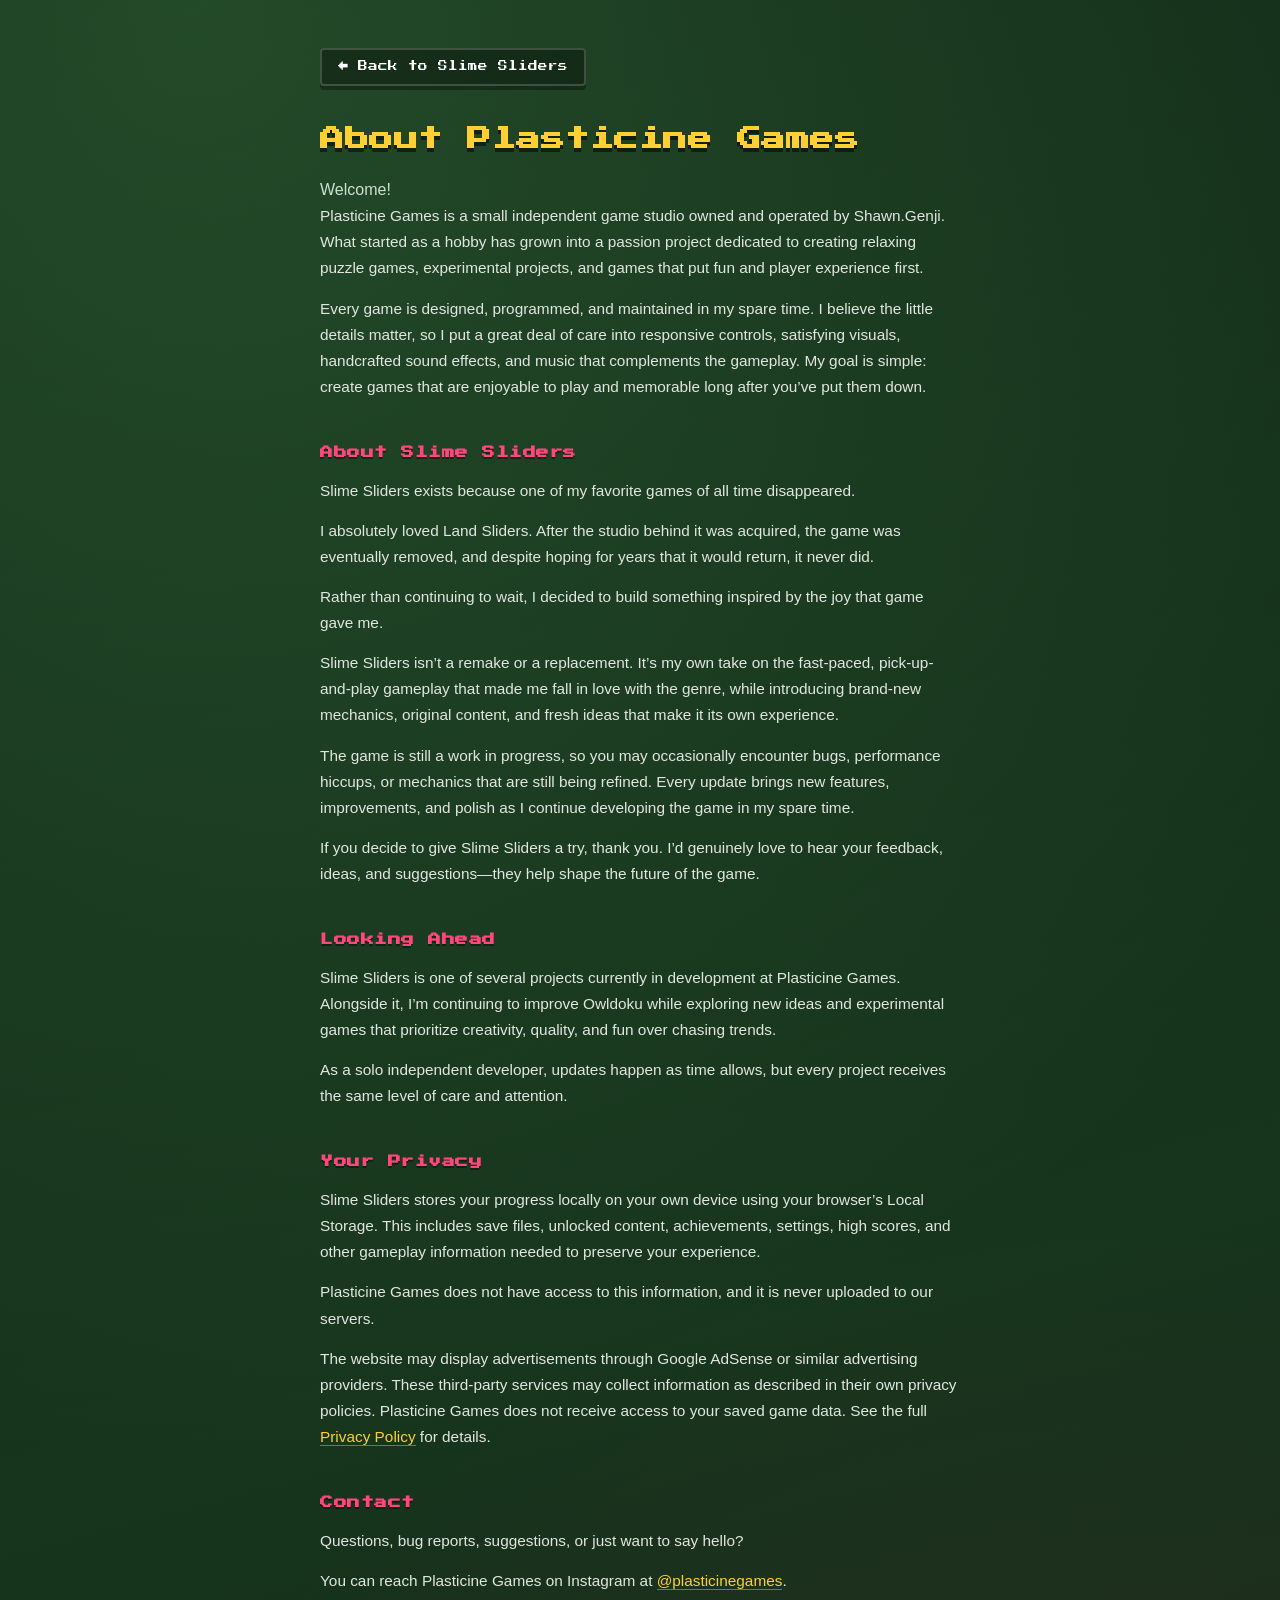
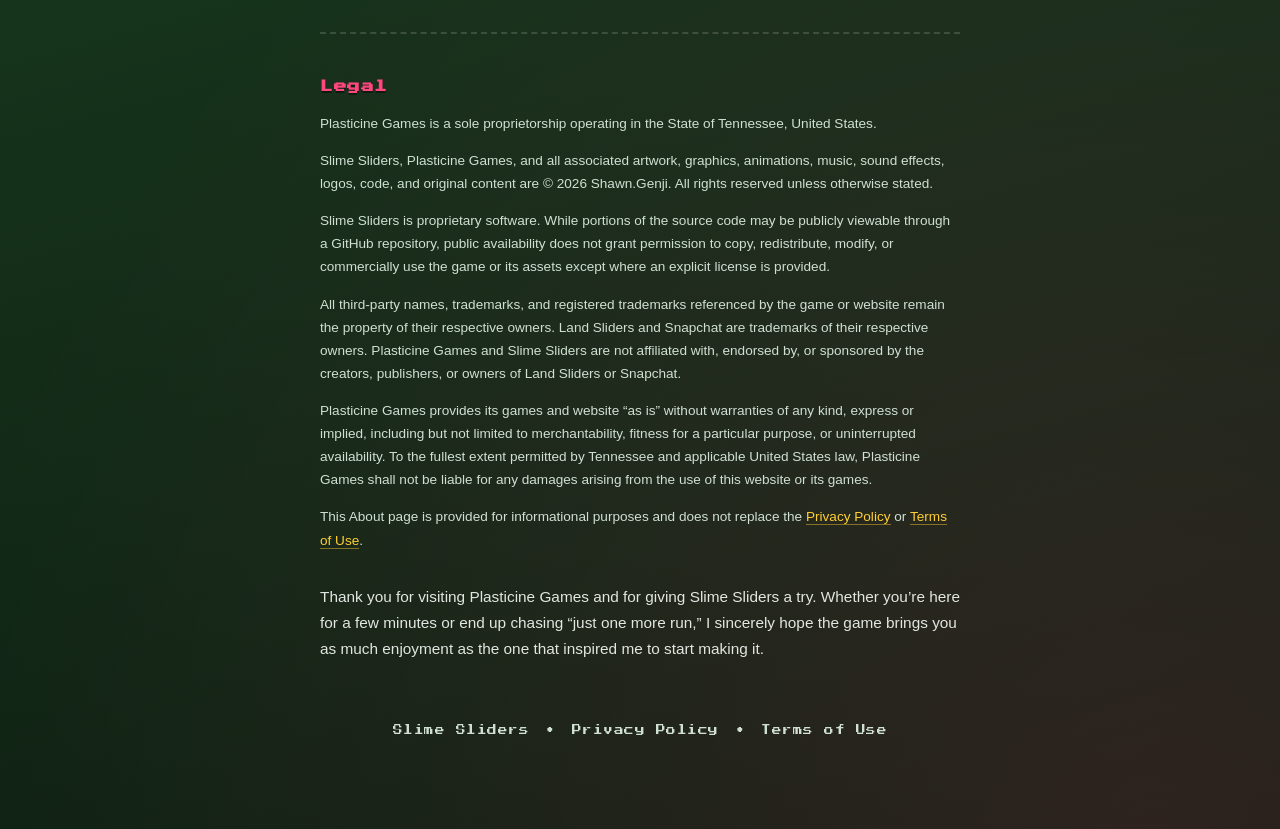
<file: about.html>
<!DOCTYPE html>
<html lang="en">
<head>
<meta charset="UTF-8">
<meta name="viewport" content="width=device-width, initial-scale=1.0">
<title>About Us — Slime Sliders</title>
<link rel="apple-touch-icon" href="apple-touch-icon.png">
<link rel="preconnect" href="https://fonts.googleapis.com">
<link href="https://fonts.googleapis.com/css2?family=Press+Start+2P&display=swap" rel="stylesheet">
<style>
  :root{
    --ink:#fff; --ink-dim:#cfe0d2;
    --accent-gold:#ffcf33; --accent-pink:#ff477e; --accent-purple:#c58fe0;
  }
  *{ box-sizing:border-box; }
  body{
    margin:0; min-height:100vh;
    background:
      radial-gradient(circle at 15% 0%, rgba(108,206,117,0.22), transparent 55%),
      radial-gradient(circle at 90% 100%, rgba(255,71,126,0.14), transparent 45%),
      linear-gradient(165deg, #0f2414 0%, #17351d 55%, #0b1c0f 100%);
    color:var(--ink);
    font-family:'Segoe UI', Tahoma, Geneva, Verdana, sans-serif;
    line-height:1.7;
    padding:48px 18px 90px;
  }
  .page{ max-width:640px; margin:0 auto; }
  .back-link{
    display:inline-flex; align-items:center; gap:8px;
    font-family:'Press Start 2P', sans-serif;
    color:#fff; text-decoration:none; font-size:0.6rem; line-height:1;
    background:rgba(0,0,0,0.35); border:2px solid rgba(255,255,255,0.18);
    padding:12px 16px; border-radius:4px; margin-bottom:34px;
    box-shadow:0 4px 0 rgba(0,0,0,0.35);
    transition:transform 0.12s ease;
  }
  .back-link:hover, .back-link:focus-visible{ transform:translateY(-2px); }
  h1{
    font-family:'Press Start 2P', sans-serif;
    color:var(--accent-gold);
    font-size:clamp(1.05rem, 4.2vw, 1.5rem);
    text-shadow:0 4px 0 rgba(0,0,0,0.5);
    letter-spacing:0.5px; line-height:1.6;
    margin:0 0 10px;
  }
  .updated{
    font-family:'Press Start 2P', sans-serif;
    color:var(--ink-dim); font-size:0.55rem; letter-spacing:0.5px;
    margin-bottom:28px; opacity:0.85;
  }
  .lede{ color:var(--ink-dim); font-size:1rem; margin:18px 0 0; }
  h2{
    font-family:'Press Start 2P', sans-serif;
    color:var(--accent-pink);
    font-size:0.8rem; letter-spacing:0.5px;
    text-shadow:0 2px 0 rgba(0,0,0,0.4);
    margin:42px 0 14px;
  }
  p{ color:#e2e6e0; font-size:0.96rem; margin:0 0 14px; }
  ul{ margin:0 0 14px; padding-left:22px; }
  li{ margin-bottom:7px; font-size:0.94rem; color:#e2e6e0; }
  a{ color:var(--accent-gold); text-decoration:none; border-bottom:1px solid rgba(255,207,51,0.45); }
  a:hover, a:focus-visible{ border-color:var(--accent-gold); }
  hr{ border:none; border-top:2px dashed rgba(255,255,255,0.15); margin:38px 0; }
  .legal p{ color:var(--ink-dim); font-size:0.85rem; }
  footer{
    margin-top:60px; text-align:center; font-size:0.6rem; color:var(--ink-dim);
    font-family:'Press Start 2P', sans-serif;
    display:flex; gap:16px; justify-content:center; flex-wrap:wrap; letter-spacing:0.5px;
  }
  footer a{ color:var(--ink-dim); border-bottom:1px solid transparent; }
  footer a:hover, footer a:focus-visible{ color:var(--accent-gold); border-color:var(--accent-gold); }
</style>
</head>
<body>
<div class="page">
  <a class="back-link" href="index.html">&larr; Back to Slime Sliders</a>

  <h1>About Plasticine Games</h1>
  <p class="lede">Welcome!</p>

  <p>Plasticine Games is a small independent game studio owned and operated by Shawn.Genji. What started as a hobby has grown into a passion project dedicated to creating relaxing puzzle games, experimental projects, and games that put fun and player experience first.</p>
  <p>Every game is designed, programmed, and maintained in my spare time. I believe the little details matter, so I put a great deal of care into responsive controls, satisfying visuals, handcrafted sound effects, and music that complements the gameplay. My goal is simple: create games that are enjoyable to play and memorable long after you&rsquo;ve put them down.</p>

  <h2>About Slime Sliders</h2>
  <p>Slime Sliders exists because one of my favorite games of all time disappeared.</p>
  <p>I absolutely loved Land Sliders. After the studio behind it was acquired, the game was eventually removed, and despite hoping for years that it would return, it never did.</p>
  <p>Rather than continuing to wait, I decided to build something inspired by the joy that game gave me.</p>
  <p>Slime Sliders isn&rsquo;t a remake or a replacement. It&rsquo;s my own take on the fast-paced, pick-up-and-play gameplay that made me fall in love with the genre, while introducing brand-new mechanics, original content, and fresh ideas that make it its own experience.</p>
  <p>The game is still a work in progress, so you may occasionally encounter bugs, performance hiccups, or mechanics that are still being refined. Every update brings new features, improvements, and polish as I continue developing the game in my spare time.</p>
  <p>If you decide to give Slime Sliders a try, thank you. I&rsquo;d genuinely love to hear your feedback, ideas, and suggestions&mdash;they help shape the future of the game.</p>

  <h2>Looking Ahead</h2>
  <p>Slime Sliders is one of several projects currently in development at Plasticine Games. Alongside it, I&rsquo;m continuing to improve Owldoku while exploring new ideas and experimental games that prioritize creativity, quality, and fun over chasing trends.</p>
  <p>As a solo independent developer, updates happen as time allows, but every project receives the same level of care and attention.</p>

  <h2>Your Privacy</h2>
  <p>Slime Sliders stores your progress locally on your own device using your browser&rsquo;s Local Storage. This includes save files, unlocked content, achievements, settings, high scores, and other gameplay information needed to preserve your experience.</p>
  <p>Plasticine Games does not have access to this information, and it is never uploaded to our servers.</p>
  <p>The website may display advertisements through Google AdSense or similar advertising providers. These third-party services may collect information as described in their own privacy policies. Plasticine Games does not receive access to your saved game data. See the full <a href="privacy.html">Privacy Policy</a> for details.</p>

  <h2>Contact</h2>
  <p>Questions, bug reports, suggestions, or just want to say hello?</p>
  <p>You can reach Plasticine Games on Instagram at <a href="https://www.instagram.com/plasticinegames" target="_blank" rel="noopener">@plasticinegames</a>.</p>

  <hr>

  <h2>Legal</h2>
  <div class="legal">
    <p>Plasticine Games is a sole proprietorship operating in the State of Tennessee, United States.</p>
    <p>Slime Sliders, Plasticine Games, and all associated artwork, graphics, animations, music, sound effects, logos, code, and original content are &copy; 2026 Shawn.Genji. All rights reserved unless otherwise stated.</p>
    <p>Slime Sliders is proprietary software. While portions of the source code may be publicly viewable through a GitHub repository, public availability does not grant permission to copy, redistribute, modify, or commercially use the game or its assets except where an explicit license is provided.</p>
    <p>All third-party names, trademarks, and registered trademarks referenced by the game or website remain the property of their respective owners. Land Sliders and Snapchat are trademarks of their respective owners. Plasticine Games and Slime Sliders are not affiliated with, endorsed by, or sponsored by the creators, publishers, or owners of Land Sliders or Snapchat.</p>
    <p>Plasticine Games provides its games and website &ldquo;as is&rdquo; without warranties of any kind, express or implied, including but not limited to merchantability, fitness for a particular purpose, or uninterrupted availability. To the fullest extent permitted by Tennessee and applicable United States law, Plasticine Games shall not be liable for any damages arising from the use of this website or its games.</p>
    <p>This About page is provided for informational purposes and does not replace the <a href="privacy.html">Privacy Policy</a> or <a href="terms.html">Terms of Use</a>.</p>
  </div>

  <p style="margin-top:32px;">Thank you for visiting Plasticine Games and for giving Slime Sliders a try. Whether you&rsquo;re here for a few minutes or end up chasing &ldquo;just one more run,&rdquo; I sincerely hope the game brings you as much enjoyment as the one that inspired me to start making it.</p>

  <footer>
    <a href="index.html">Slime Sliders</a> &bull; <a href="privacy.html">Privacy Policy</a> &bull; <a href="terms.html">Terms of Use</a>
  </footer>
</div>
</body>
</html>
</file>
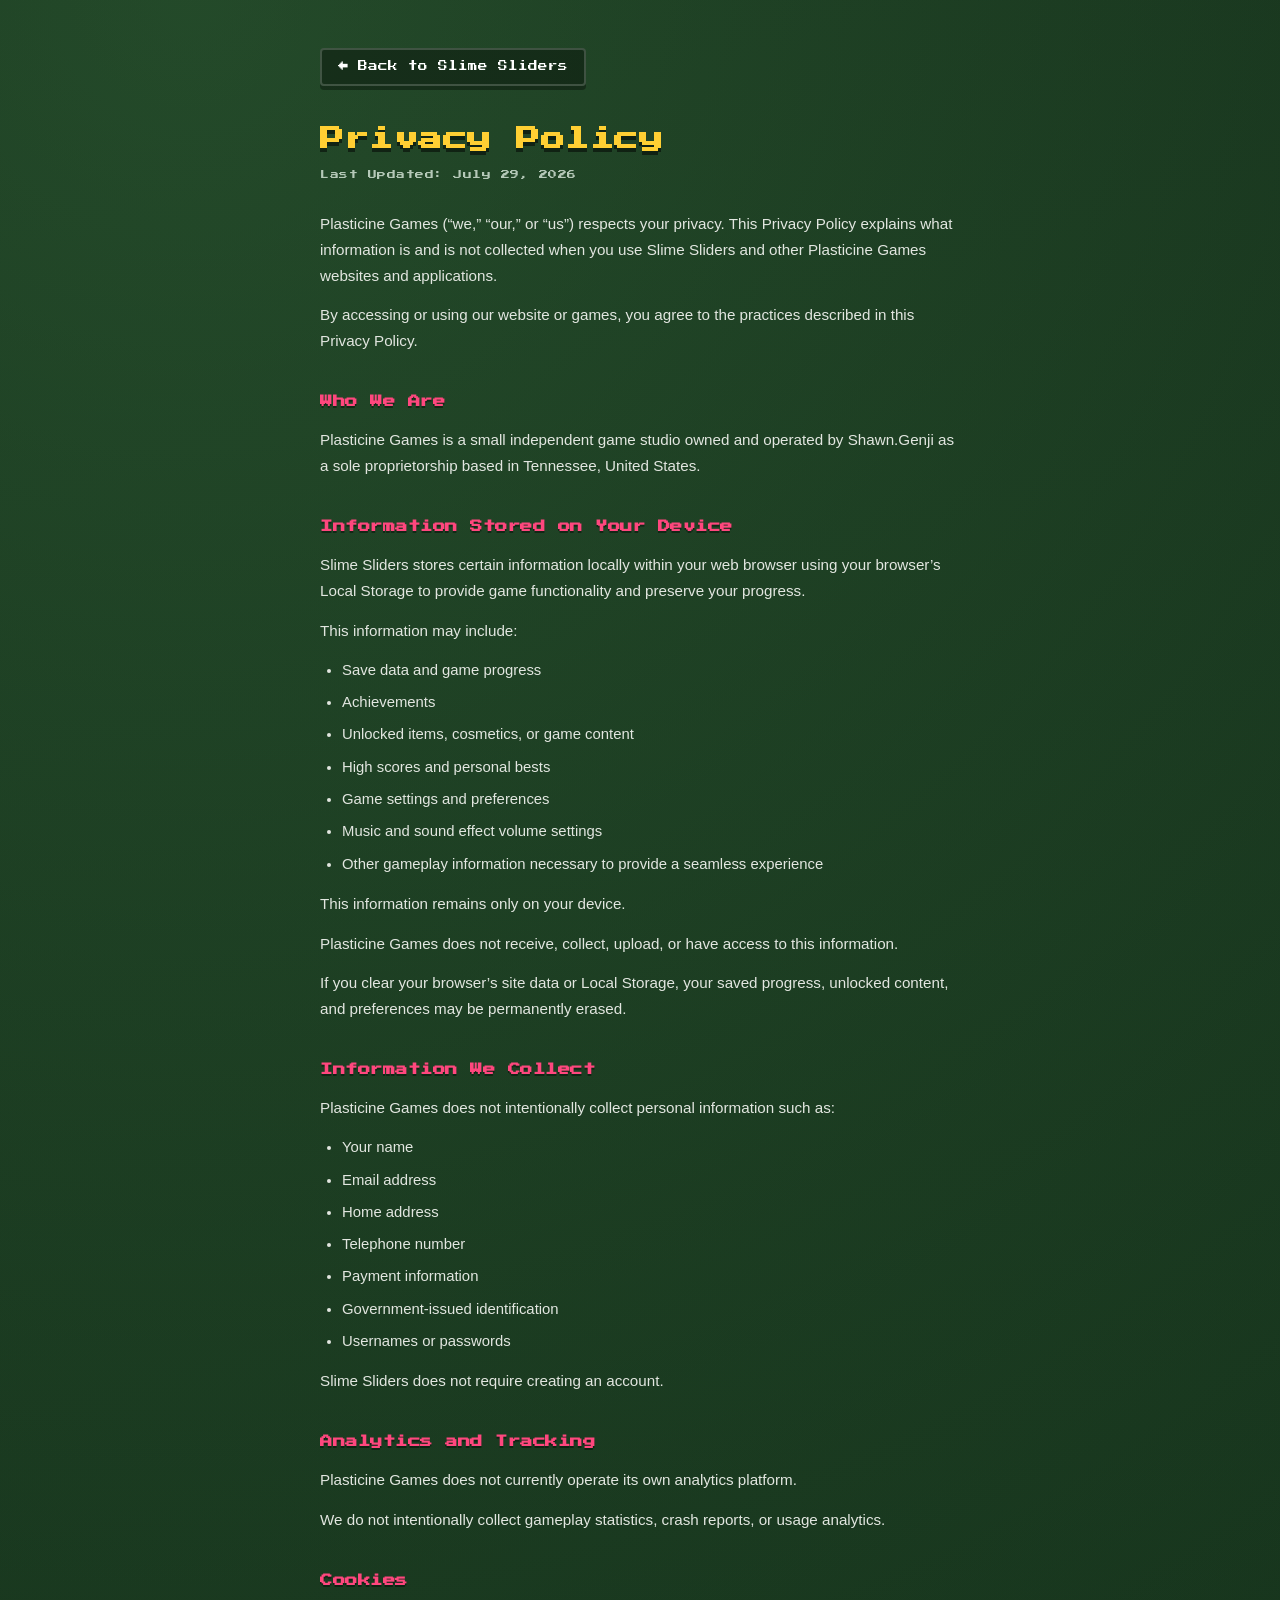
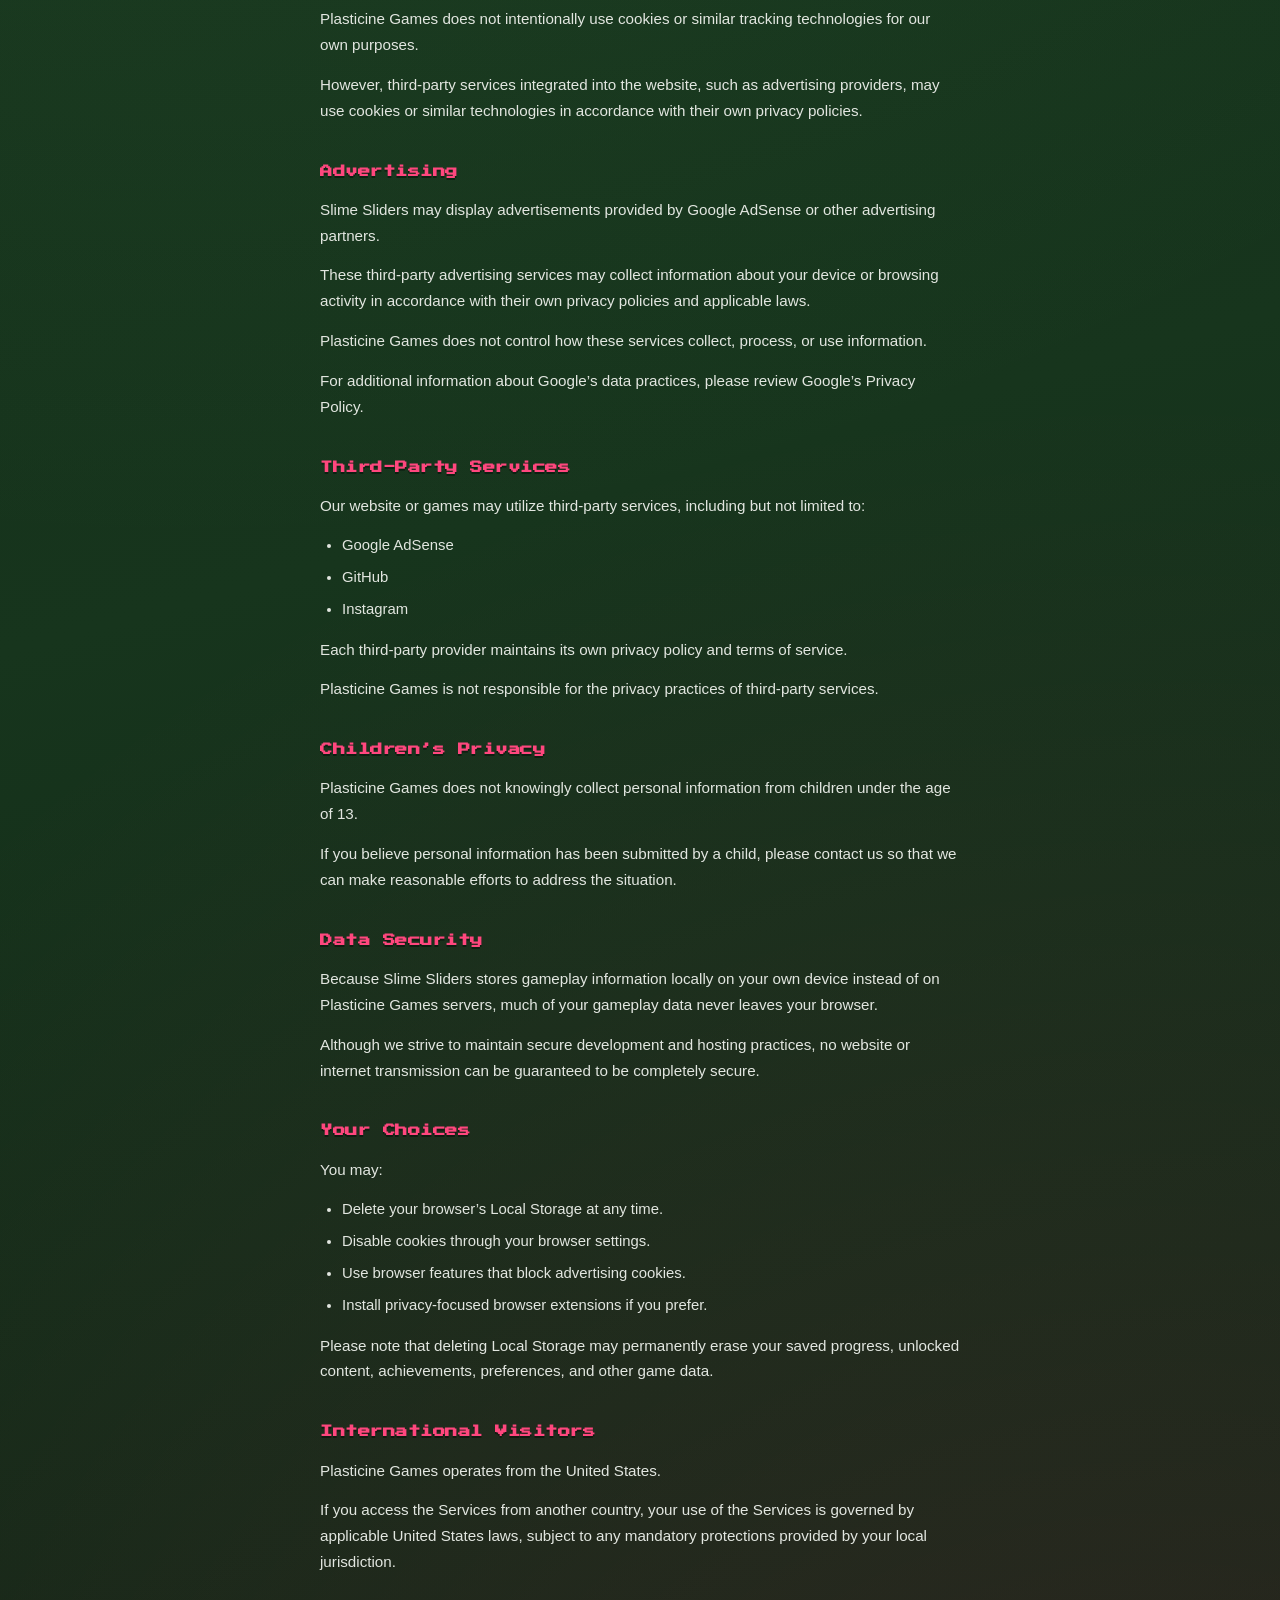
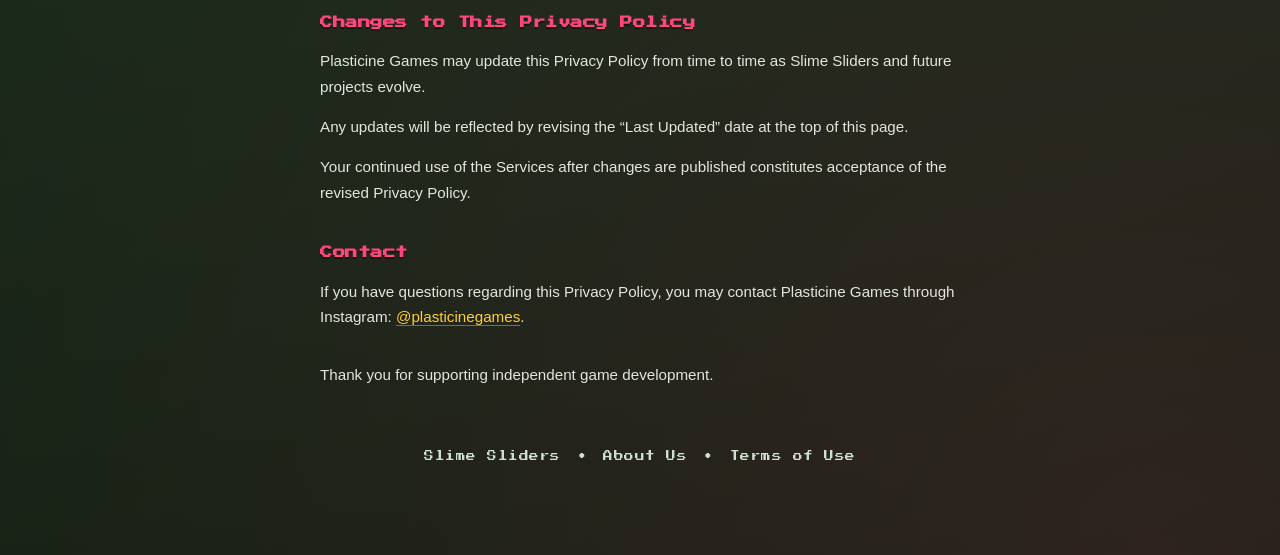
<file: privacy.html>
<!DOCTYPE html>
<html lang="en">
<head>
<meta charset="UTF-8">
<meta name="viewport" content="width=device-width, initial-scale=1.0">
<title>Privacy Policy — Slime Sliders</title>
<link rel="apple-touch-icon" href="apple-touch-icon.png">
<link rel="preconnect" href="https://fonts.googleapis.com">
<link href="https://fonts.googleapis.com/css2?family=Press+Start+2P&display=swap" rel="stylesheet">
<style>
  :root{
    --ink:#fff; --ink-dim:#cfe0d2;
    --accent-gold:#ffcf33; --accent-pink:#ff477e; --accent-purple:#c58fe0;
  }
  *{ box-sizing:border-box; }
  body{
    margin:0; min-height:100vh;
    background:
      radial-gradient(circle at 15% 0%, rgba(108,206,117,0.22), transparent 55%),
      radial-gradient(circle at 90% 100%, rgba(255,71,126,0.14), transparent 45%),
      linear-gradient(165deg, #0f2414 0%, #17351d 55%, #0b1c0f 100%);
    color:var(--ink);
    font-family:'Segoe UI', Tahoma, Geneva, Verdana, sans-serif;
    line-height:1.7;
    padding:48px 18px 90px;
  }
  .page{ max-width:640px; margin:0 auto; }
  .back-link{
    display:inline-flex; align-items:center; gap:8px;
    font-family:'Press Start 2P', sans-serif;
    color:#fff; text-decoration:none; font-size:0.6rem; line-height:1;
    background:rgba(0,0,0,0.35); border:2px solid rgba(255,255,255,0.18);
    padding:12px 16px; border-radius:4px; margin-bottom:34px;
    box-shadow:0 4px 0 rgba(0,0,0,0.35);
    transition:transform 0.12s ease;
  }
  .back-link:hover, .back-link:focus-visible{ transform:translateY(-2px); }
  h1{
    font-family:'Press Start 2P', sans-serif;
    color:var(--accent-gold);
    font-size:clamp(1.05rem, 4.2vw, 1.5rem);
    text-shadow:0 4px 0 rgba(0,0,0,0.5);
    letter-spacing:0.5px; line-height:1.6;
    margin:0 0 10px;
  }
  .updated{
    font-family:'Press Start 2P', sans-serif;
    color:var(--ink-dim); font-size:0.55rem; letter-spacing:0.5px;
    margin-bottom:28px; opacity:0.85;
  }
  h2{
    font-family:'Press Start 2P', sans-serif;
    color:var(--accent-pink);
    font-size:0.78rem; letter-spacing:0.5px;
    text-shadow:0 2px 0 rgba(0,0,0,0.4);
    margin:38px 0 14px;
  }
  p{ color:#e2e6e0; font-size:0.95rem; margin:0 0 14px; }
  ul{ margin:0 0 14px; padding-left:22px; }
  li{ margin-bottom:7px; font-size:0.93rem; color:#e2e6e0; }
  a{ color:var(--accent-gold); text-decoration:none; border-bottom:1px solid rgba(255,207,51,0.45); }
  a:hover, a:focus-visible{ border-color:var(--accent-gold); }
  hr{ border:none; border-top:2px dashed rgba(255,255,255,0.15); margin:34px 0; }
  footer{
    margin-top:60px; text-align:center; font-size:0.6rem; color:var(--ink-dim);
    font-family:'Press Start 2P', sans-serif;
    display:flex; gap:16px; justify-content:center; flex-wrap:wrap; letter-spacing:0.5px;
  }
  footer a{ color:var(--ink-dim); border-bottom:1px solid transparent; }
  footer a:hover, footer a:focus-visible{ color:var(--accent-gold); border-color:var(--accent-gold); }
</style>
</head>
<body>
<div class="page">
  <a class="back-link" href="index.html">&larr; Back to Slime Sliders</a>

  <h1>Privacy Policy</h1>
  <div class="updated">Last Updated: July 29, 2026</div>

  <p>Plasticine Games (&ldquo;we,&rdquo; &ldquo;our,&rdquo; or &ldquo;us&rdquo;) respects your privacy. This Privacy Policy explains what information is and is not collected when you use Slime Sliders and other Plasticine Games websites and applications.</p>
  <p>By accessing or using our website or games, you agree to the practices described in this Privacy Policy.</p>

  <h2>Who We Are</h2>
  <p>Plasticine Games is a small independent game studio owned and operated by Shawn.Genji as a sole proprietorship based in Tennessee, United States.</p>

  <h2>Information Stored on Your Device</h2>
  <p>Slime Sliders stores certain information locally within your web browser using your browser&rsquo;s Local Storage to provide game functionality and preserve your progress.</p>
  <p>This information may include:</p>
  <ul>
    <li>Save data and game progress</li>
    <li>Achievements</li>
    <li>Unlocked items, cosmetics, or game content</li>
    <li>High scores and personal bests</li>
    <li>Game settings and preferences</li>
    <li>Music and sound effect volume settings</li>
    <li>Other gameplay information necessary to provide a seamless experience</li>
  </ul>
  <p>This information remains only on your device.</p>
  <p>Plasticine Games does not receive, collect, upload, or have access to this information.</p>
  <p>If you clear your browser&rsquo;s site data or Local Storage, your saved progress, unlocked content, and preferences may be permanently erased.</p>

  <h2>Information We Collect</h2>
  <p>Plasticine Games does not intentionally collect personal information such as:</p>
  <ul>
    <li>Your name</li>
    <li>Email address</li>
    <li>Home address</li>
    <li>Telephone number</li>
    <li>Payment information</li>
    <li>Government-issued identification</li>
    <li>Usernames or passwords</li>
  </ul>
  <p>Slime Sliders does not require creating an account.</p>

  <h2>Analytics and Tracking</h2>
  <p>Plasticine Games does not currently operate its own analytics platform.</p>
  <p>We do not intentionally collect gameplay statistics, crash reports, or usage analytics.</p>

  <h2>Cookies</h2>
  <p>Plasticine Games does not intentionally use cookies or similar tracking technologies for our own purposes.</p>
  <p>However, third-party services integrated into the website, such as advertising providers, may use cookies or similar technologies in accordance with their own privacy policies.</p>

  <h2>Advertising</h2>
  <p>Slime Sliders may display advertisements provided by Google AdSense or other advertising partners.</p>
  <p>These third-party advertising services may collect information about your device or browsing activity in accordance with their own privacy policies and applicable laws.</p>
  <p>Plasticine Games does not control how these services collect, process, or use information.</p>
  <p>For additional information about Google&rsquo;s data practices, please review Google&rsquo;s Privacy Policy.</p>

  <h2>Third-Party Services</h2>
  <p>Our website or games may utilize third-party services, including but not limited to:</p>
  <ul>
    <li>Google AdSense</li>
    <li>GitHub</li>
    <li>Instagram</li>
  </ul>
  <p>Each third-party provider maintains its own privacy policy and terms of service.</p>
  <p>Plasticine Games is not responsible for the privacy practices of third-party services.</p>

  <h2>Children&rsquo;s Privacy</h2>
  <p>Plasticine Games does not knowingly collect personal information from children under the age of 13.</p>
  <p>If you believe personal information has been submitted by a child, please contact us so that we can make reasonable efforts to address the situation.</p>

  <h2>Data Security</h2>
  <p>Because Slime Sliders stores gameplay information locally on your own device instead of on Plasticine Games servers, much of your gameplay data never leaves your browser.</p>
  <p>Although we strive to maintain secure development and hosting practices, no website or internet transmission can be guaranteed to be completely secure.</p>

  <h2>Your Choices</h2>
  <p>You may:</p>
  <ul>
    <li>Delete your browser&rsquo;s Local Storage at any time.</li>
    <li>Disable cookies through your browser settings.</li>
    <li>Use browser features that block advertising cookies.</li>
    <li>Install privacy-focused browser extensions if you prefer.</li>
  </ul>
  <p>Please note that deleting Local Storage may permanently erase your saved progress, unlocked content, achievements, preferences, and other game data.</p>

  <h2>International Visitors</h2>
  <p>Plasticine Games operates from the United States.</p>
  <p>If you access the Services from another country, your use of the Services is governed by applicable United States laws, subject to any mandatory protections provided by your local jurisdiction.</p>

  <h2>Changes to This Privacy Policy</h2>
  <p>Plasticine Games may update this Privacy Policy from time to time as Slime Sliders and future projects evolve.</p>
  <p>Any updates will be reflected by revising the &ldquo;Last Updated&rdquo; date at the top of this page.</p>
  <p>Your continued use of the Services after changes are published constitutes acceptance of the revised Privacy Policy.</p>

  <h2>Contact</h2>
  <p>If you have questions regarding this Privacy Policy, you may contact Plasticine Games through Instagram: <a href="https://www.instagram.com/plasticinegames" target="_blank" rel="noopener">@plasticinegames</a>.</p>

  <p style="margin-top:32px;">Thank you for supporting independent game development.</p>

  <footer>
    <a href="index.html">Slime Sliders</a> &bull; <a href="about.html">About Us</a> &bull; <a href="terms.html">Terms of Use</a>
  </footer>
</div>
</body>
</html>
</file>
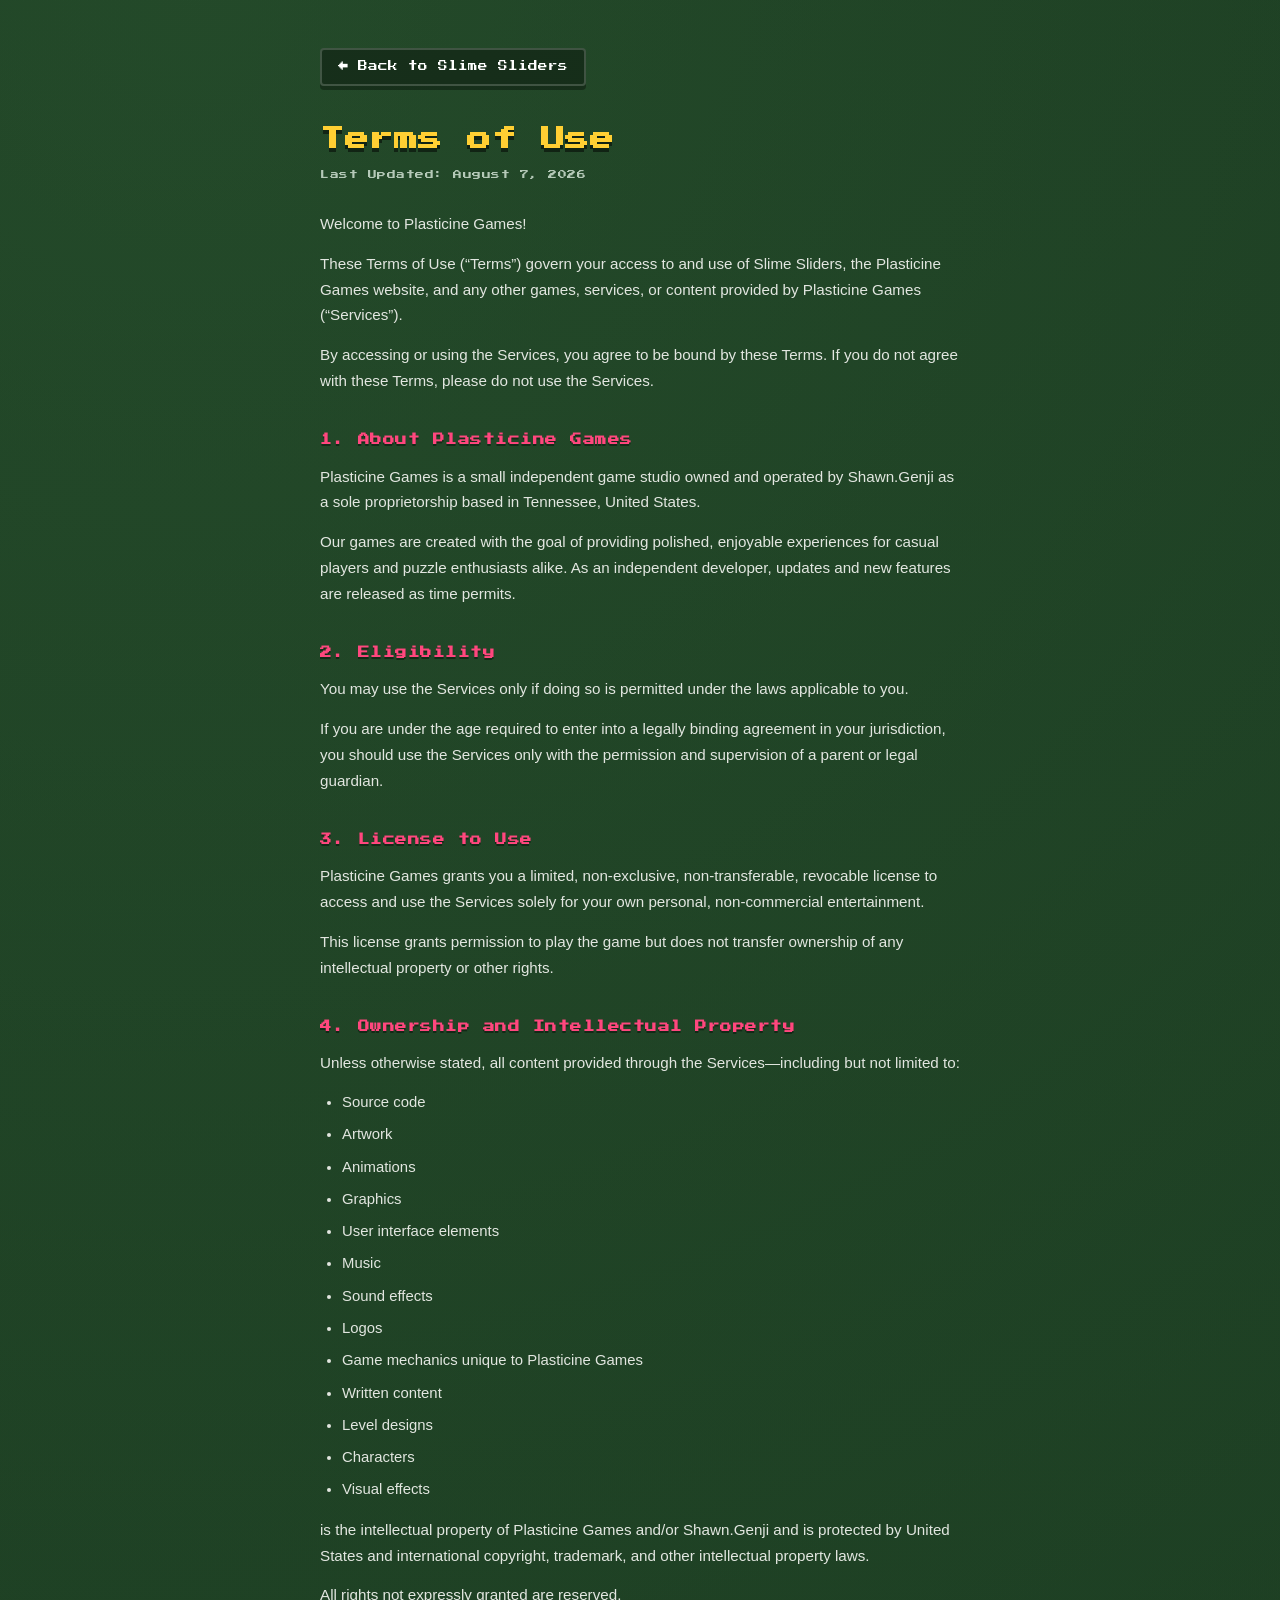
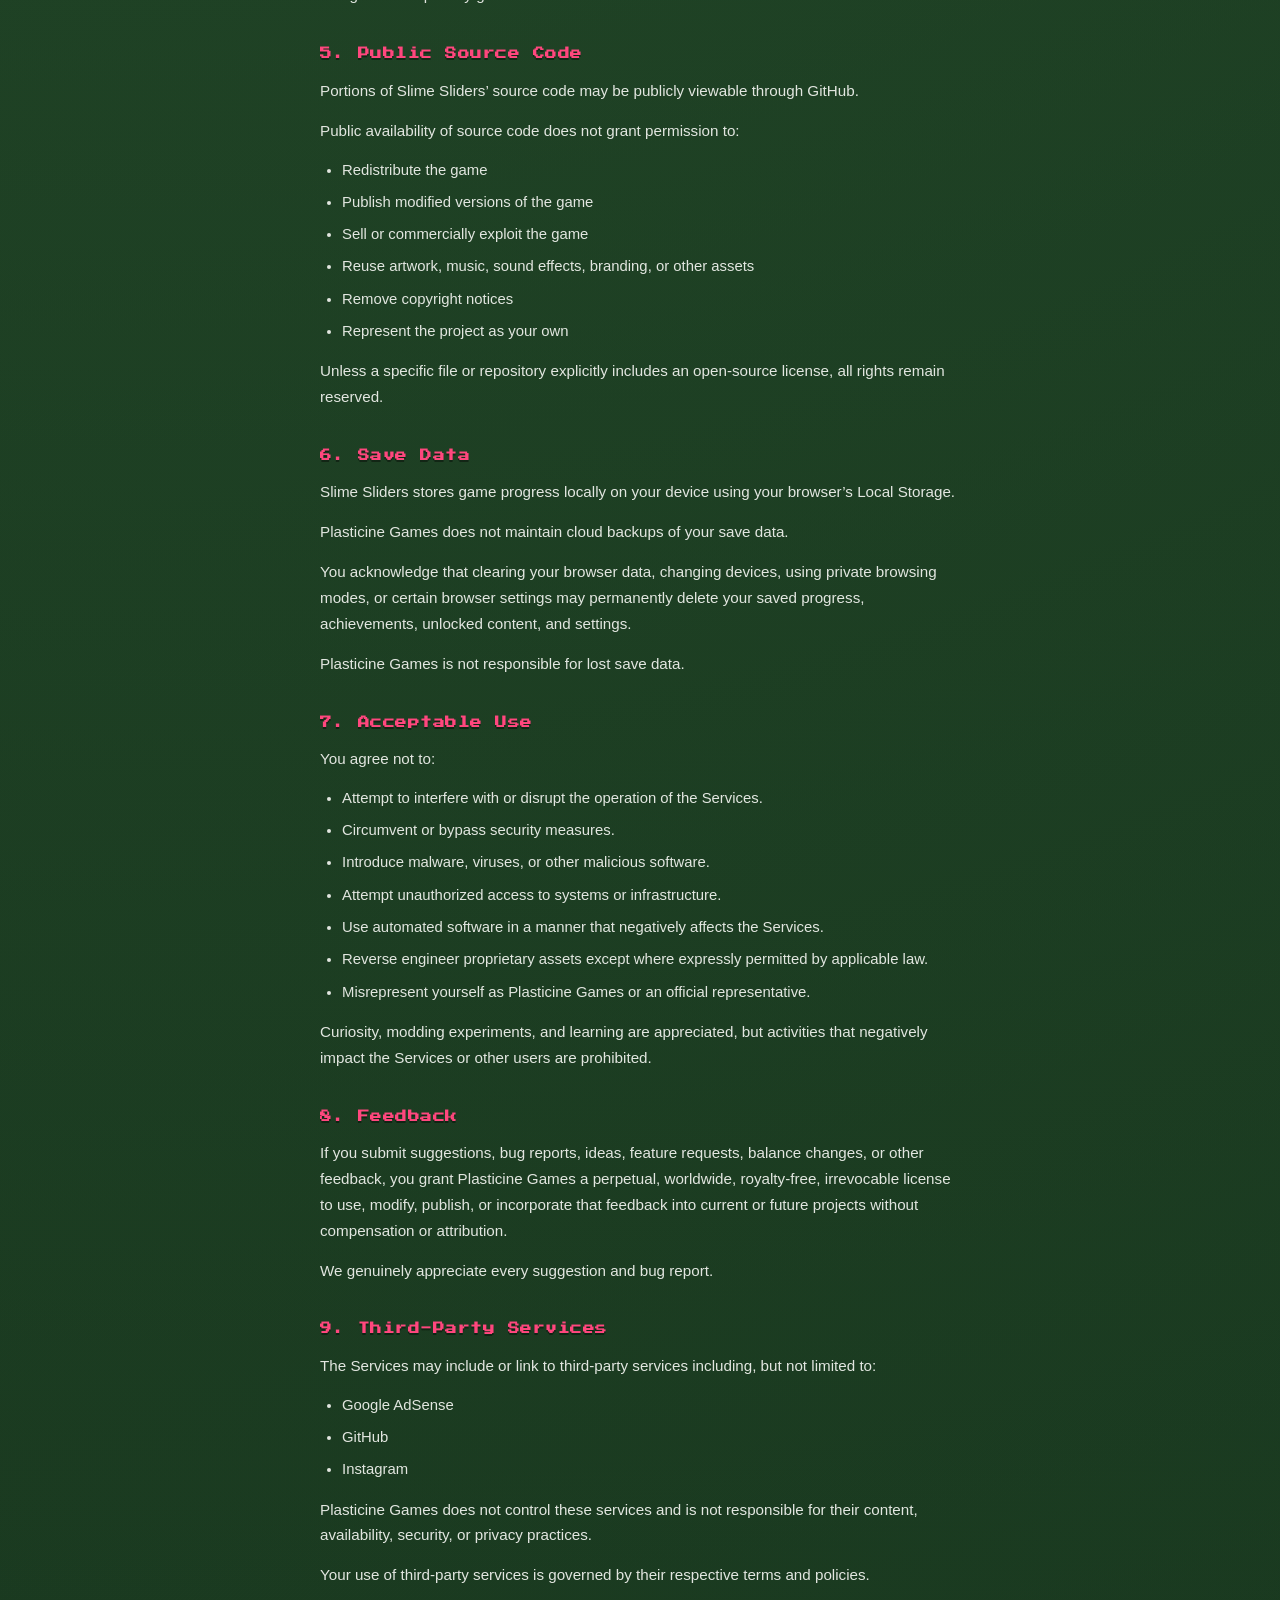
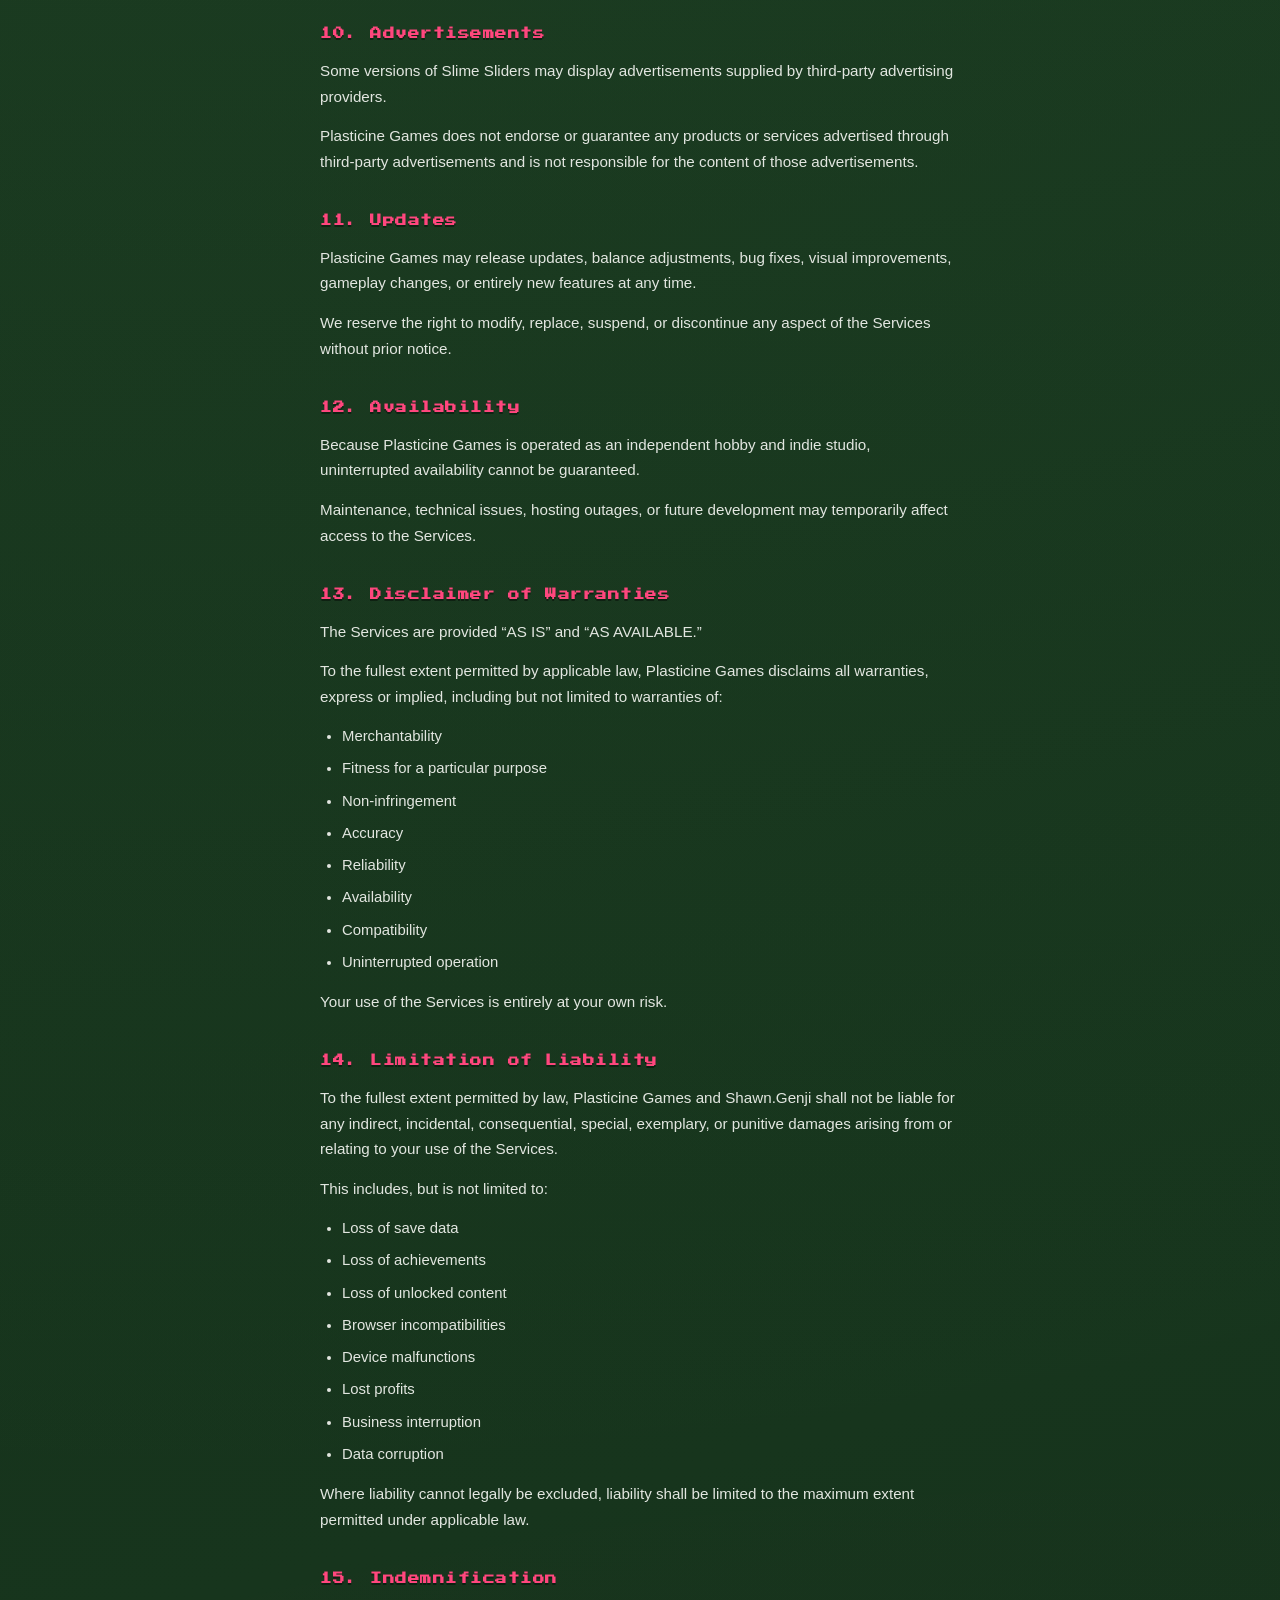
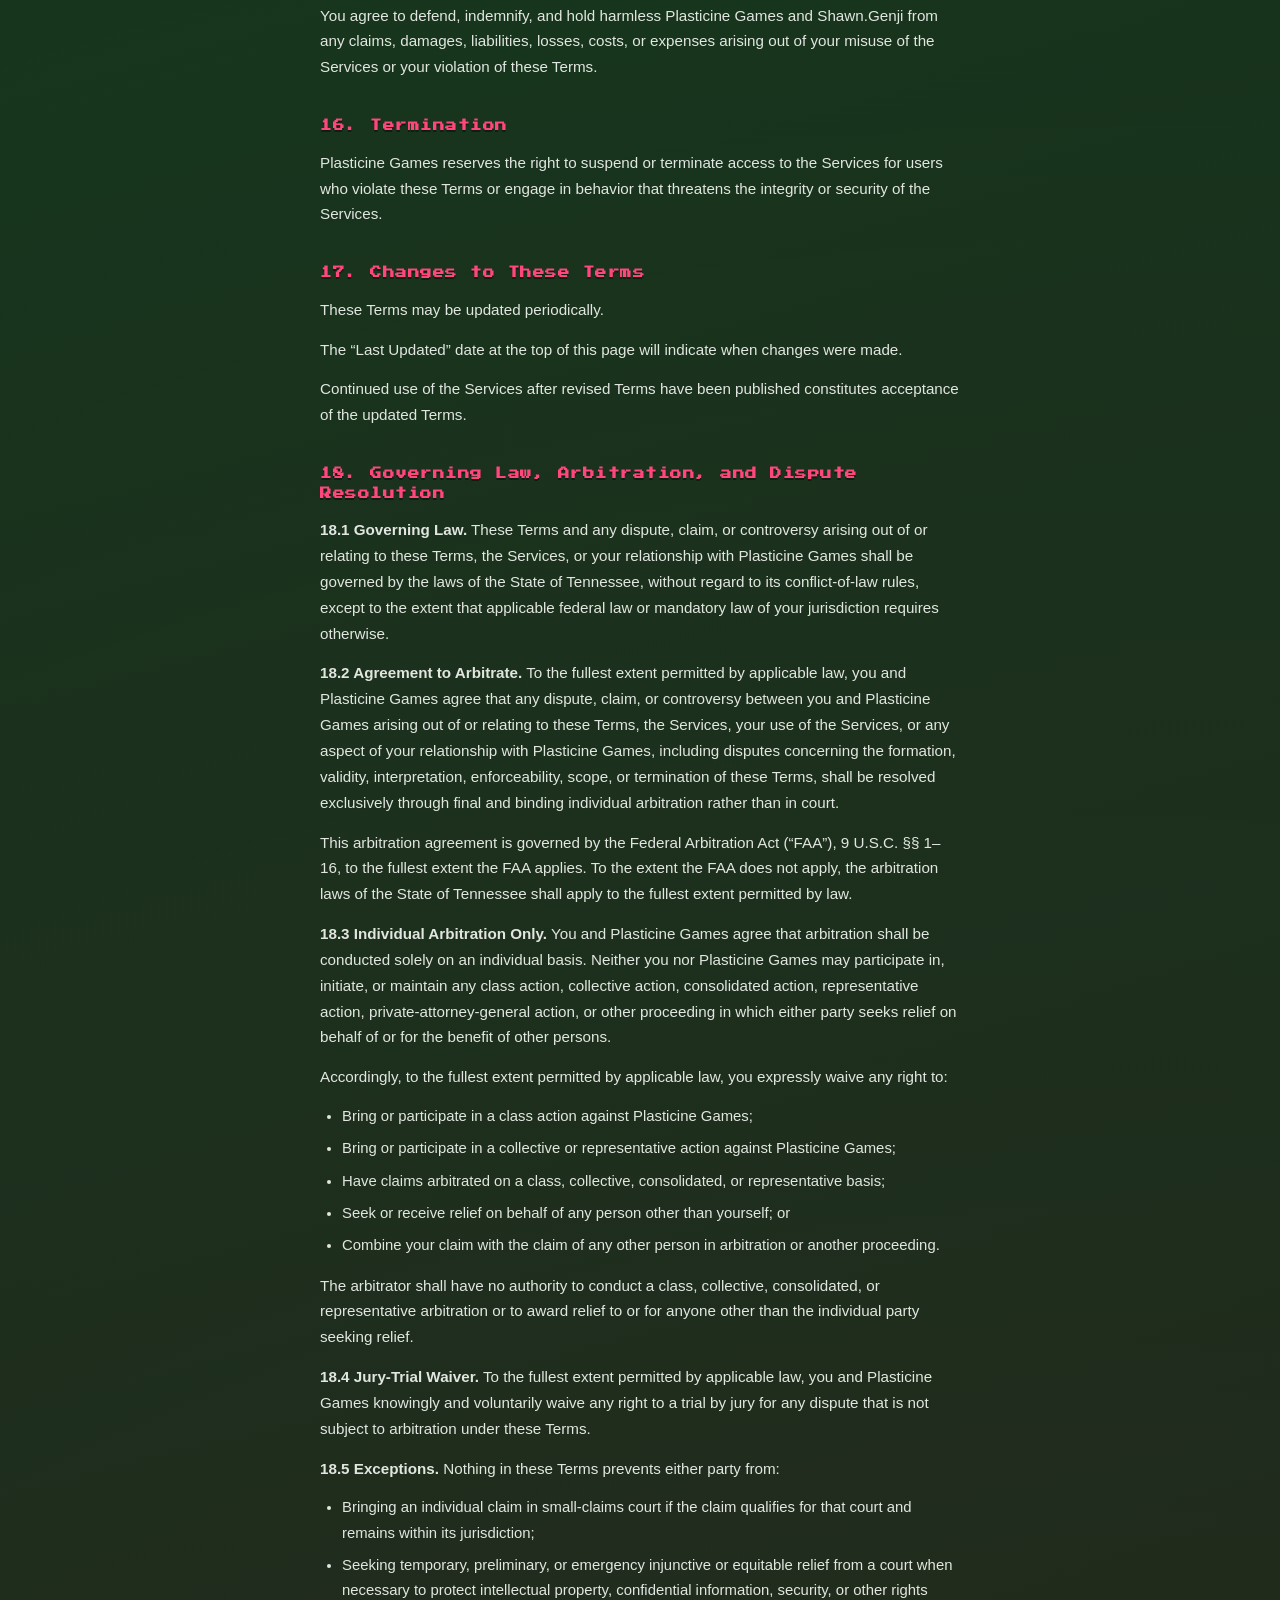
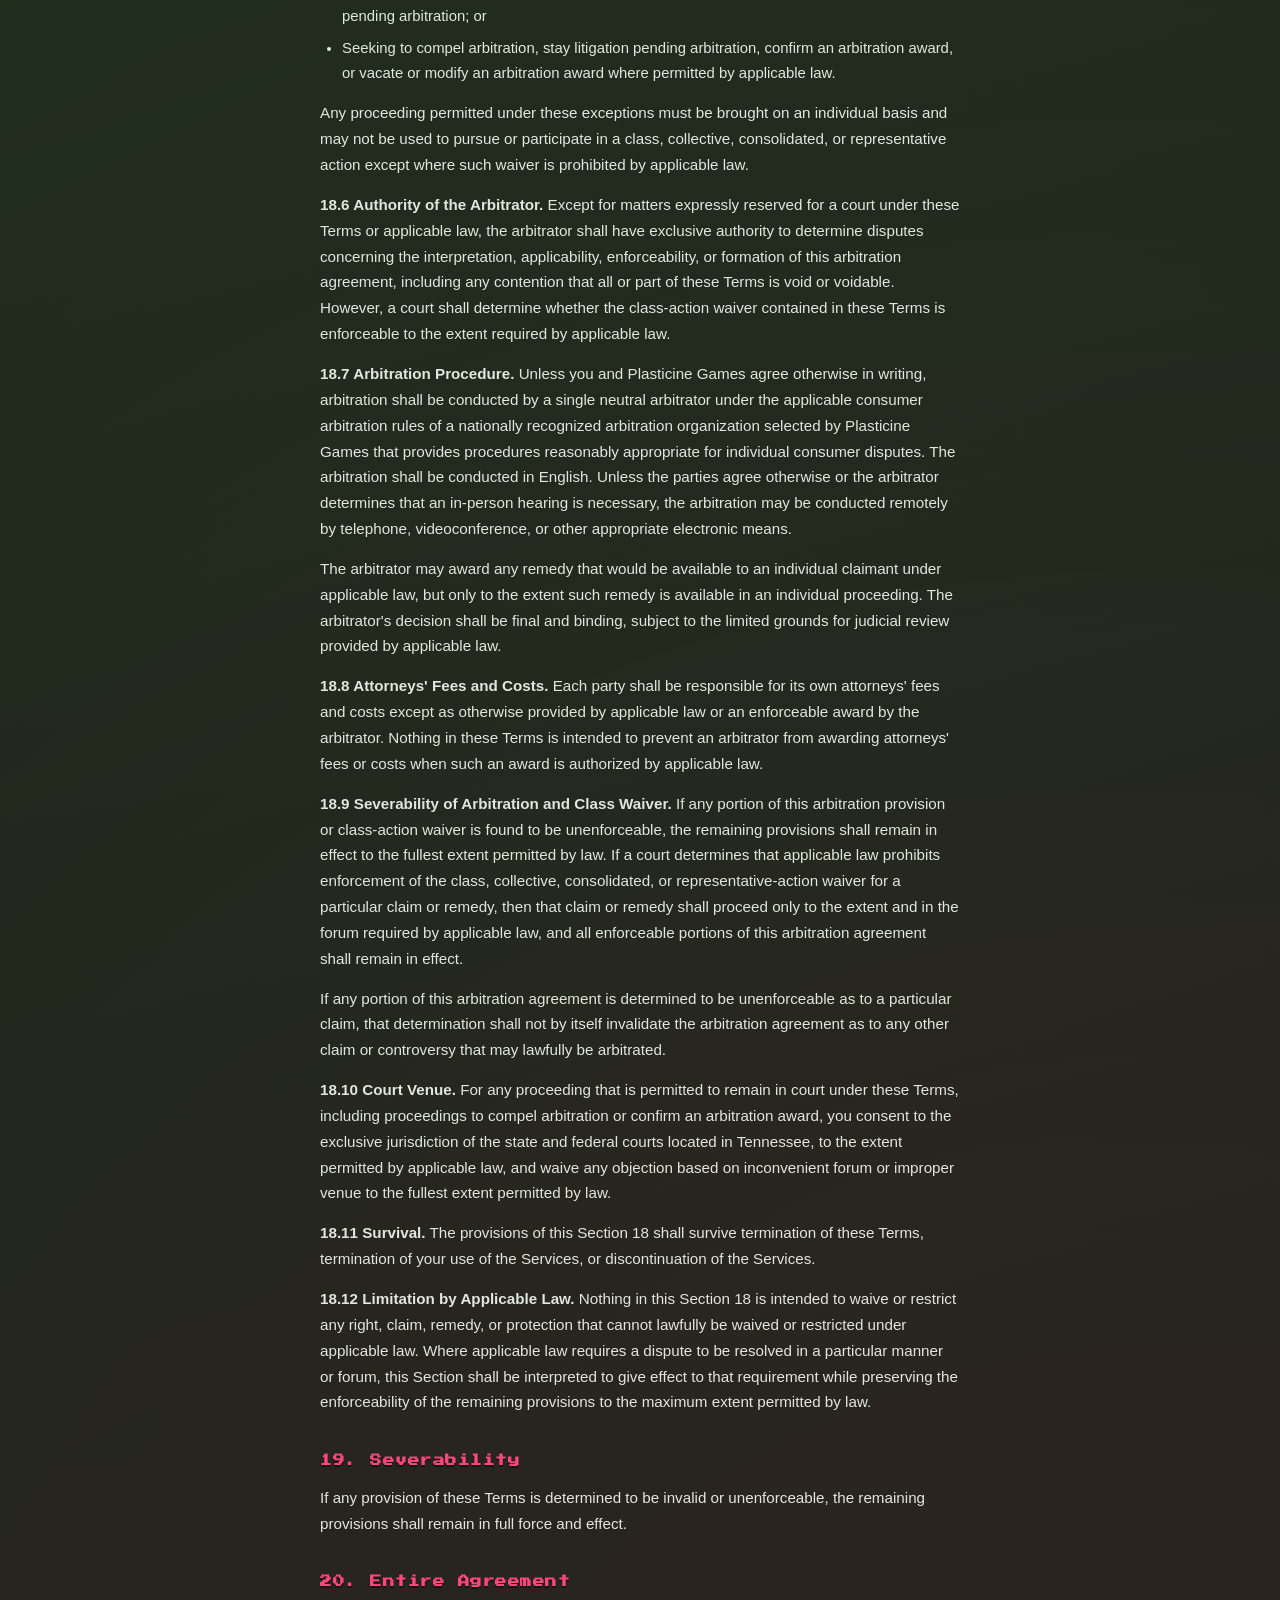
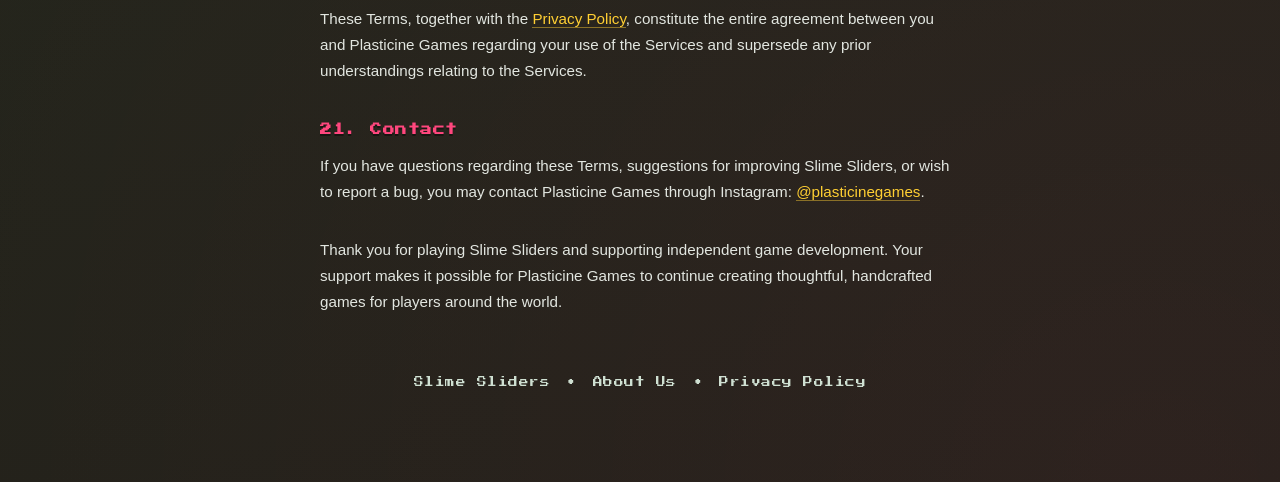
<file: terms.html>
<!DOCTYPE html>
<html lang="en">
<head>
<meta charset="UTF-8">
<meta name="viewport" content="width=device-width, initial-scale=1.0">
<title>Terms of Use — Slime Sliders</title>
<link rel="apple-touch-icon" href="apple-touch-icon.png">
<link rel="preconnect" href="https://fonts.googleapis.com">
<link href="https://fonts.googleapis.com/css2?family=Press+Start+2P&display=swap" rel="stylesheet">
<style>
  :root{
    --ink:#fff; --ink-dim:#cfe0d2;
    --accent-gold:#ffcf33; --accent-pink:#ff477e; --accent-purple:#c58fe0;
  }
  *{ box-sizing:border-box; }
  body{
    margin:0; min-height:100vh;
    background:
      radial-gradient(circle at 15% 0%, rgba(108,206,117,0.22), transparent 55%),
      radial-gradient(circle at 90% 100%, rgba(255,71,126,0.14), transparent 45%),
      linear-gradient(165deg, #0f2414 0%, #17351d 55%, #0b1c0f 100%);
    color:var(--ink);
    font-family:'Segoe UI', Tahoma, Geneva, Verdana, sans-serif;
    line-height:1.7;
    padding:48px 18px 90px;
  }
  .page{ max-width:640px; margin:0 auto; }
  .back-link{
    display:inline-flex; align-items:center; gap:8px;
    font-family:'Press Start 2P', sans-serif;
    color:#fff; text-decoration:none; font-size:0.6rem; line-height:1;
    background:rgba(0,0,0,0.35); border:2px solid rgba(255,255,255,0.18);
    padding:12px 16px; border-radius:4px; margin-bottom:34px;
    box-shadow:0 4px 0 rgba(0,0,0,0.35);
    transition:transform 0.12s ease;
  }
  .back-link:hover, .back-link:focus-visible{ transform:translateY(-2px); }
  h1{
    font-family:'Press Start 2P', sans-serif;
    color:var(--accent-gold);
    font-size:clamp(1.05rem, 4.2vw, 1.5rem);
    text-shadow:0 4px 0 rgba(0,0,0,0.5);
    letter-spacing:0.5px; line-height:1.6;
    margin:0 0 10px;
  }
  .updated{
    font-family:'Press Start 2P', sans-serif;
    color:var(--ink-dim); font-size:0.55rem; letter-spacing:0.5px;
    margin-bottom:28px; opacity:0.85;
  }
  h2{
    font-family:'Press Start 2P', sans-serif;
    color:var(--accent-pink);
    font-size:0.72rem; letter-spacing:0.5px;
    text-shadow:0 2px 0 rgba(0,0,0,0.4);
    margin:36px 0 14px;
  }
  p{ color:#e2e6e0; font-size:0.95rem; margin:0 0 14px; }
  ul{ margin:0 0 14px; padding-left:22px; }
  li{ margin-bottom:7px; font-size:0.93rem; color:#e2e6e0; }
  a{ color:var(--accent-gold); text-decoration:none; border-bottom:1px solid rgba(255,207,51,0.45); }
  a:hover, a:focus-visible{ border-color:var(--accent-gold); }
  hr{ border:none; border-top:2px dashed rgba(255,255,255,0.15); margin:34px 0; }
  footer{
    margin-top:60px; text-align:center; font-size:0.6rem; color:var(--ink-dim);
    font-family:'Press Start 2P', sans-serif;
    display:flex; gap:16px; justify-content:center; flex-wrap:wrap; letter-spacing:0.5px;
  }
  footer a{ color:var(--ink-dim); border-bottom:1px solid transparent; }
  footer a:hover, footer a:focus-visible{ color:var(--accent-gold); border-color:var(--accent-gold); }
</style>
</head>
<body>
<div class="page">
  <a class="back-link" href="index.html">&larr; Back to Slime Sliders</a>

  <h1>Terms of Use</h1>
  <div class="updated">Last Updated: August 7, 2026</div>

  <p>Welcome to Plasticine Games!</p>
  <p>These Terms of Use (&ldquo;Terms&rdquo;) govern your access to and use of Slime Sliders, the Plasticine Games website, and any other games, services, or content provided by Plasticine Games (&ldquo;Services&rdquo;).</p>
  <p>By accessing or using the Services, you agree to be bound by these Terms. If you do not agree with these Terms, please do not use the Services.</p>

  <h2>1. About Plasticine Games</h2>
  <p>Plasticine Games is a small independent game studio owned and operated by Shawn.Genji as a sole proprietorship based in Tennessee, United States.</p>
  <p>Our games are created with the goal of providing polished, enjoyable experiences for casual players and puzzle enthusiasts alike. As an independent developer, updates and new features are released as time permits.</p>

  <h2>2. Eligibility</h2>
  <p>You may use the Services only if doing so is permitted under the laws applicable to you.</p>
  <p>If you are under the age required to enter into a legally binding agreement in your jurisdiction, you should use the Services only with the permission and supervision of a parent or legal guardian.</p>

  <h2>3. License to Use</h2>
  <p>Plasticine Games grants you a limited, non-exclusive, non-transferable, revocable license to access and use the Services solely for your own personal, non-commercial entertainment.</p>
  <p>This license grants permission to play the game but does not transfer ownership of any intellectual property or other rights.</p>

  <h2>4. Ownership and Intellectual Property</h2>
  <p>Unless otherwise stated, all content provided through the Services&mdash;including but not limited to:</p>
  <ul>
    <li>Source code</li>
    <li>Artwork</li>
    <li>Animations</li>
    <li>Graphics</li>
    <li>User interface elements</li>
    <li>Music</li>
    <li>Sound effects</li>
    <li>Logos</li>
    <li>Game mechanics unique to Plasticine Games</li>
    <li>Written content</li>
    <li>Level designs</li>
    <li>Characters</li>
    <li>Visual effects</li>
  </ul>
  <p>is the intellectual property of Plasticine Games and/or Shawn.Genji and is protected by United States and international copyright, trademark, and other intellectual property laws.</p>
  <p>All rights not expressly granted are reserved.</p>

  <h2>5. Public Source Code</h2>
  <p>Portions of Slime Sliders&rsquo; source code may be publicly viewable through GitHub.</p>
  <p>Public availability of source code does not grant permission to:</p>
  <ul>
    <li>Redistribute the game</li>
    <li>Publish modified versions of the game</li>
    <li>Sell or commercially exploit the game</li>
    <li>Reuse artwork, music, sound effects, branding, or other assets</li>
    <li>Remove copyright notices</li>
    <li>Represent the project as your own</li>
  </ul>
  <p>Unless a specific file or repository explicitly includes an open-source license, all rights remain reserved.</p>

  <h2>6. Save Data</h2>
  <p>Slime Sliders stores game progress locally on your device using your browser&rsquo;s Local Storage.</p>
  <p>Plasticine Games does not maintain cloud backups of your save data.</p>
  <p>You acknowledge that clearing your browser data, changing devices, using private browsing modes, or certain browser settings may permanently delete your saved progress, achievements, unlocked content, and settings.</p>
  <p>Plasticine Games is not responsible for lost save data.</p>

  <h2>7. Acceptable Use</h2>
  <p>You agree not to:</p>
  <ul>
    <li>Attempt to interfere with or disrupt the operation of the Services.</li>
    <li>Circumvent or bypass security measures.</li>
    <li>Introduce malware, viruses, or other malicious software.</li>
    <li>Attempt unauthorized access to systems or infrastructure.</li>
    <li>Use automated software in a manner that negatively affects the Services.</li>
    <li>Reverse engineer proprietary assets except where expressly permitted by applicable law.</li>
    <li>Misrepresent yourself as Plasticine Games or an official representative.</li>
  </ul>
  <p>Curiosity, modding experiments, and learning are appreciated, but activities that negatively impact the Services or other users are prohibited.</p>

  <h2>8. Feedback</h2>
  <p>If you submit suggestions, bug reports, ideas, feature requests, balance changes, or other feedback, you grant Plasticine Games a perpetual, worldwide, royalty-free, irrevocable license to use, modify, publish, or incorporate that feedback into current or future projects without compensation or attribution.</p>
  <p>We genuinely appreciate every suggestion and bug report.</p>

  <h2>9. Third-Party Services</h2>
  <p>The Services may include or link to third-party services including, but not limited to:</p>
  <ul>
    <li>Google AdSense</li>
    <li>GitHub</li>
    <li>Instagram</li>
  </ul>
  <p>Plasticine Games does not control these services and is not responsible for their content, availability, security, or privacy practices.</p>
  <p>Your use of third-party services is governed by their respective terms and policies.</p>

  <h2>10. Advertisements</h2>
  <p>Some versions of Slime Sliders may display advertisements supplied by third-party advertising providers.</p>
  <p>Plasticine Games does not endorse or guarantee any products or services advertised through third-party advertisements and is not responsible for the content of those advertisements.</p>

  <h2>11. Updates</h2>
  <p>Plasticine Games may release updates, balance adjustments, bug fixes, visual improvements, gameplay changes, or entirely new features at any time.</p>
  <p>We reserve the right to modify, replace, suspend, or discontinue any aspect of the Services without prior notice.</p>

  <h2>12. Availability</h2>
  <p>Because Plasticine Games is operated as an independent hobby and indie studio, uninterrupted availability cannot be guaranteed.</p>
  <p>Maintenance, technical issues, hosting outages, or future development may temporarily affect access to the Services.</p>

  <h2>13. Disclaimer of Warranties</h2>
  <p>The Services are provided &ldquo;AS IS&rdquo; and &ldquo;AS AVAILABLE.&rdquo;</p>
  <p>To the fullest extent permitted by applicable law, Plasticine Games disclaims all warranties, express or implied, including but not limited to warranties of:</p>
  <ul>
    <li>Merchantability</li>
    <li>Fitness for a particular purpose</li>
    <li>Non-infringement</li>
    <li>Accuracy</li>
    <li>Reliability</li>
    <li>Availability</li>
    <li>Compatibility</li>
    <li>Uninterrupted operation</li>
  </ul>
  <p>Your use of the Services is entirely at your own risk.</p>

  <h2>14. Limitation of Liability</h2>
  <p>To the fullest extent permitted by law, Plasticine Games and Shawn.Genji shall not be liable for any indirect, incidental, consequential, special, exemplary, or punitive damages arising from or relating to your use of the Services.</p>
  <p>This includes, but is not limited to:</p>
  <ul>
    <li>Loss of save data</li>
    <li>Loss of achievements</li>
    <li>Loss of unlocked content</li>
    <li>Browser incompatibilities</li>
    <li>Device malfunctions</li>
    <li>Lost profits</li>
    <li>Business interruption</li>
    <li>Data corruption</li>
  </ul>
  <p>Where liability cannot legally be excluded, liability shall be limited to the maximum extent permitted under applicable law.</p>

  <h2>15. Indemnification</h2>
  <p>You agree to defend, indemnify, and hold harmless Plasticine Games and Shawn.Genji from any claims, damages, liabilities, losses, costs, or expenses arising out of your misuse of the Services or your violation of these Terms.</p>

  <h2>16. Termination</h2>
  <p>Plasticine Games reserves the right to suspend or terminate access to the Services for users who violate these Terms or engage in behavior that threatens the integrity or security of the Services.</p>

  <h2>17. Changes to These Terms</h2>
  <p>These Terms may be updated periodically.</p>
  <p>The &ldquo;Last Updated&rdquo; date at the top of this page will indicate when changes were made.</p>
  <p>Continued use of the Services after revised Terms have been published constitutes acceptance of the updated Terms.</p>

      <h2>18. Governing Law, Arbitration, and Dispute Resolution</h2>
    <p><strong>18.1 Governing Law.</strong> These Terms and any dispute, claim, or controversy arising out of or relating to these Terms, the Services, or your relationship with Plasticine Games shall be governed by the laws of the State of Tennessee, without regard to its conflict-of-law rules, except to the extent that applicable federal law or mandatory law of your jurisdiction requires otherwise.</p>
    <p><strong>18.2 Agreement to Arbitrate.</strong> To the fullest extent permitted by applicable law, you and Plasticine Games agree that any dispute, claim, or controversy between you and Plasticine Games arising out of or relating to these Terms, the Services, your use of the Services, or any aspect of your relationship with Plasticine Games, including disputes concerning the formation, validity, interpretation, enforceability, scope, or termination of these Terms, shall be resolved exclusively through final and binding individual arbitration rather than in court.</p>
    <p>This arbitration agreement is governed by the Federal Arbitration Act (&ldquo;FAA&rdquo;), 9 U.S.C. &sect;&sect; 1&ndash;16, to the fullest extent the FAA applies. To the extent the FAA does not apply, the arbitration laws of the State of Tennessee shall apply to the fullest extent permitted by law.</p>
    <p><strong>18.3 Individual Arbitration Only.</strong> You and Plasticine Games agree that arbitration shall be conducted solely on an individual basis. Neither you nor Plasticine Games may participate in, initiate, or maintain any class action, collective action, consolidated action, representative action, private-attorney-general action, or other proceeding in which either party seeks relief on behalf of or for the benefit of other persons.</p>
    <p>Accordingly, to the fullest extent permitted by applicable law, you expressly waive any right to:</p>
    <ul>
      <li>Bring or participate in a class action against Plasticine Games;</li>
      <li>Bring or participate in a collective or representative action against Plasticine Games;</li>
      <li>Have claims arbitrated on a class, collective, consolidated, or representative basis;</li>
      <li>Seek or receive relief on behalf of any person other than yourself; or</li>
      <li>Combine your claim with the claim of any other person in arbitration or another proceeding.</li>
    </ul>
    <p>The arbitrator shall have no authority to conduct a class, collective, consolidated, or representative arbitration or to award relief to or for anyone other than the individual party seeking relief.</p>
    <p><strong>18.4 Jury-Trial Waiver.</strong> To the fullest extent permitted by applicable law, you and Plasticine Games knowingly and voluntarily waive any right to a trial by jury for any dispute that is not subject to arbitration under these Terms.</p>
    <p><strong>18.5 Exceptions.</strong> Nothing in these Terms prevents either party from:</p>
    <ul>
      <li>Bringing an individual claim in small-claims court if the claim qualifies for that court and remains within its jurisdiction;</li>
      <li>Seeking temporary, preliminary, or emergency injunctive or equitable relief from a court when necessary to protect intellectual property, confidential information, security, or other rights pending arbitration; or</li>
      <li>Seeking to compel arbitration, stay litigation pending arbitration, confirm an arbitration award, or vacate or modify an arbitration award where permitted by applicable law.</li>
    </ul>
    <p>Any proceeding permitted under these exceptions must be brought on an individual basis and may not be used to pursue or participate in a class, collective, consolidated, or representative action except where such waiver is prohibited by applicable law.</p>
    <p><strong>18.6 Authority of the Arbitrator.</strong> Except for matters expressly reserved for a court under these Terms or applicable law, the arbitrator shall have exclusive authority to determine disputes concerning the interpretation, applicability, enforceability, or formation of this arbitration agreement, including any contention that all or part of these Terms is void or voidable. However, a court shall determine whether the class-action waiver contained in these Terms is enforceable to the extent required by applicable law.</p>
    <p><strong>18.7 Arbitration Procedure.</strong> Unless you and Plasticine Games agree otherwise in writing, arbitration shall be conducted by a single neutral arbitrator under the applicable consumer arbitration rules of a nationally recognized arbitration organization selected by Plasticine Games that provides procedures reasonably appropriate for individual consumer disputes. The arbitration shall be conducted in English. Unless the parties agree otherwise or the arbitrator determines that an in-person hearing is necessary, the arbitration may be conducted remotely by telephone, videoconference, or other appropriate electronic means.</p>
    <p>The arbitrator may award any remedy that would be available to an individual claimant under applicable law, but only to the extent such remedy is available in an individual proceeding. The arbitrator's decision shall be final and binding, subject to the limited grounds for judicial review provided by applicable law.</p>
    <p><strong>18.8 Attorneys' Fees and Costs.</strong> Each party shall be responsible for its own attorneys' fees and costs except as otherwise provided by applicable law or an enforceable award by the arbitrator. Nothing in these Terms is intended to prevent an arbitrator from awarding attorneys' fees or costs when such an award is authorized by applicable law.</p>
    <p><strong>18.9 Severability of Arbitration and Class Waiver.</strong> If any portion of this arbitration provision or class-action waiver is found to be unenforceable, the remaining provisions shall remain in effect to the fullest extent permitted by law. If a court determines that applicable law prohibits enforcement of the class, collective, consolidated, or representative-action waiver for a particular claim or remedy, then that claim or remedy shall proceed only to the extent and in the forum required by applicable law, and all enforceable portions of this arbitration agreement shall remain in effect.</p>
    <p>If any portion of this arbitration agreement is determined to be unenforceable as to a particular claim, that determination shall not by itself invalidate the arbitration agreement as to any other claim or controversy that may lawfully be arbitrated.</p>
    <p><strong>18.10 Court Venue.</strong> For any proceeding that is permitted to remain in court under these Terms, including proceedings to compel arbitration or confirm an arbitration award, you consent to the exclusive jurisdiction of the state and federal courts located in Tennessee, to the extent permitted by applicable law, and waive any objection based on inconvenient forum or improper venue to the fullest extent permitted by law.</p>
    <p><strong>18.11 Survival.</strong> The provisions of this Section 18 shall survive termination of these Terms, termination of your use of the Services, or discontinuation of the Services.</p>
    <p><strong>18.12 Limitation by Applicable Law.</strong> Nothing in this Section 18 is intended to waive or restrict any right, claim, remedy, or protection that cannot lawfully be waived or restricted under applicable law. Where applicable law requires a dispute to be resolved in a particular manner or forum, this Section shall be interpreted to give effect to that requirement while preserving the enforceability of the remaining provisions to the maximum extent permitted by law.</p>


  <h2>19. Severability</h2>
  <p>If any provision of these Terms is determined to be invalid or unenforceable, the remaining provisions shall remain in full force and effect.</p>

  <h2>20. Entire Agreement</h2>
  <p>These Terms, together with the <a href="privacy.html">Privacy Policy</a>, constitute the entire agreement between you and Plasticine Games regarding your use of the Services and supersede any prior understandings relating to the Services.</p>

  <h2>21. Contact</h2>
  <p>If you have questions regarding these Terms, suggestions for improving Slime Sliders, or wish to report a bug, you may contact Plasticine Games through Instagram: <a href="https://www.instagram.com/plasticinegames" target="_blank" rel="noopener">@plasticinegames</a>.</p>

  <p style="margin-top:32px;">Thank you for playing Slime Sliders and supporting independent game development. Your support makes it possible for Plasticine Games to continue creating thoughtful, handcrafted games for players around the world.</p>

  <footer>
    <a href="index.html">Slime Sliders</a> &bull; <a href="about.html">About Us</a> &bull; <a href="privacy.html">Privacy Policy</a>
  </footer>
</div>
</body>
</html>
</file>
